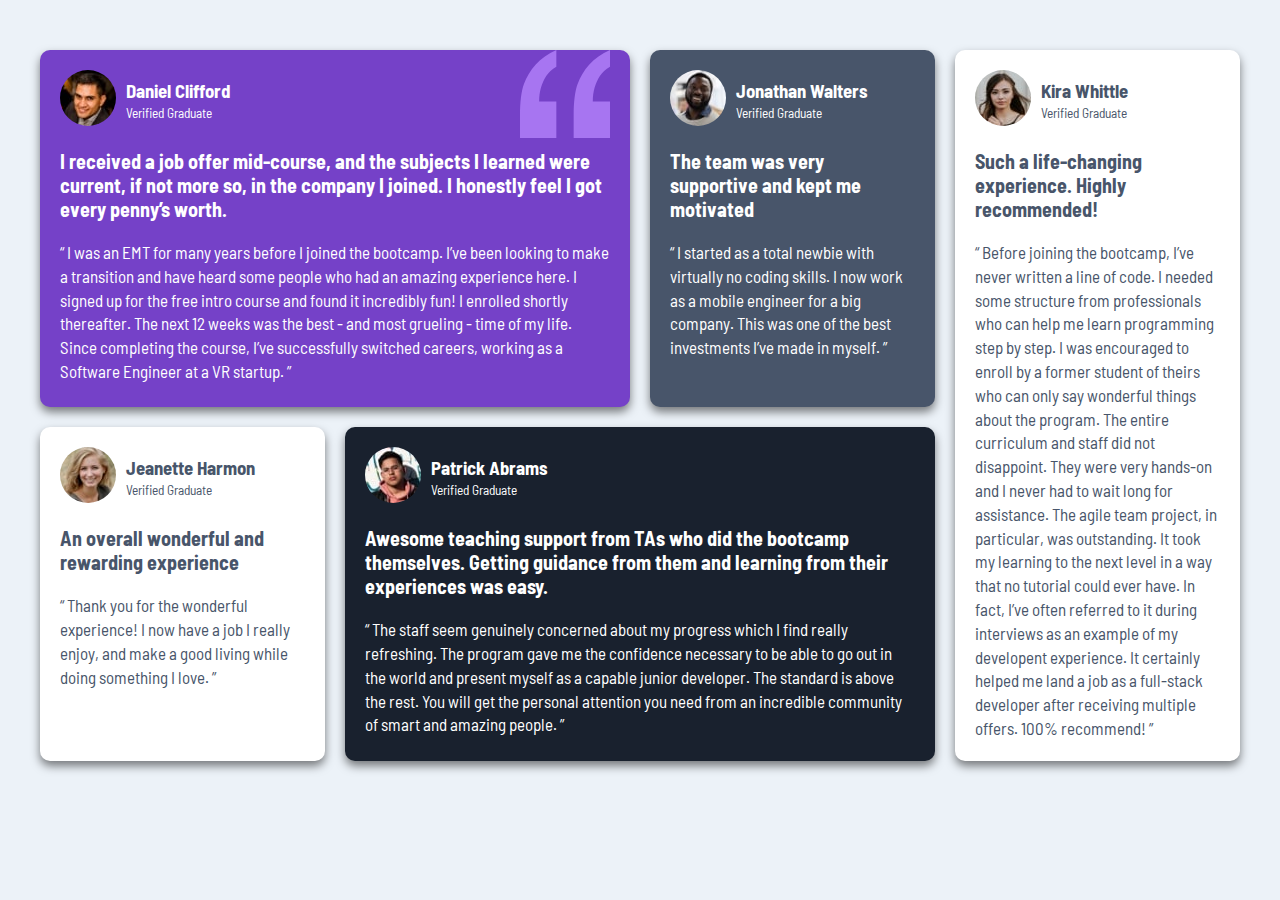
<file: Testimonial1.html>
<!DOCTYPE html>
<html lang="en">
<head>
  <meta charset="UTF-8">
  <meta name="viewport" content="width=device-width, initial-scale=1.0"> 
  <link rel="stylesheet" href="style1.css">
  <title>Testimonials Section</title>
</head>
<body>

  <div class="container">
    <div class="cards violet">
      <img src="./images/bg-pattern-quotation.svg" alt="" class="quotes">
      <div class="image">
        <div class="img">
          <img src="./images/image-daniel.jpg" alt="">
        </div>
        <div>
          <h3>Daniel Clifford</h3>
          <small>Verified Graduate</small>
        </div>
      </div>

      <h4>I received a job offer mid-course, and the subjects I learned were current, if not more so, 
        in the company I joined. I honestly feel I got every penny’s worth.</h4>

        <p>“ I was an EMT for many years before I joined the bootcamp. I’ve been looking to make a 
          transition and have heard some people who had an amazing experience here. I signed up 
          for the free intro course and found it incredibly fun! I enrolled shortly thereafter. 
          The next 12 weeks was the best - and most grueling - time of my life. Since completing 
          the course, I’ve successfully switched careers, working as a Software Engineer at a VR startup. ”</p>
    </div>

    <div class="cards grayish-blue">
      <div class="image">
        <div>
          <img src="./images/image-jonathan.jpg" alt="">
        </div>
        <div>
          <h3>Jonathan Walters</h3>
          <small>Verified Graduate</small>
        </div>
      </div>

      <h4>The team was very supportive and kept me motivated</h4>

        <p>“ I started as a total newbie with virtually no coding skills. I now work as a mobile engineer 
          for a big company. This was one of the best investments I’ve made in myself. ”</p>
    </div>

    <div class="cards white">
      <div class="image">
        <div>
          <img src="./images/image-jeanette.jpg" alt="">
        </div>
        <div>
          <h3>Jeanette Harmon</h3>
          <small>Verified Graduate</small>
        </div>
      </div>

      <h4>An overall wonderful and rewarding experience</h4>

        <p>“ Thank you for the wonderful experience! I now have a job I really enjoy, and make a good living 
          while doing something I love. ”</p>
    </div>

    <div class="cards blackish-blue">
      <div class="image">
        <div>
          <img src="./images/image-patrick.jpg" alt="">
        </div>
        <div>
          <h3>Patrick Abrams</h3>
          <small>Verified Graduate</small>
        </div>
      </div>

      <h4>Awesome teaching support from TAs who did the bootcamp themselves. Getting guidance from them and 
        learning from their experiences was easy.</h4>

        <p>“ The staff seem genuinely concerned about my progress which I find really refreshing. The program 
          gave me the confidence necessary to be able to go out in the world and present myself as a capable 
          junior developer. The standard is above the rest. You will get the personal attention you need from 
          an incredible community of smart and amazing people. ”</p>
    </div>

    <div class="cards white last">
      <div class="image">
        <div>
          <img src="./images/image-kira.jpg" alt="">
        </div>
        <div>
          <h3>Kira Whittle</h3>
          <small>Verified Graduate</small>
        </div>
      </div>

      <h4>Such a life-changing experience. Highly recommended!</h4>

        <p>“ Before joining the bootcamp, I’ve never written a line of code. I needed some structure from 
          professionals who can help me learn programming step by step. I was encouraged to enroll by a former 
          student of theirs who can only say wonderful things about the program. The entire curriculum and staff 
          did not disappoint. They were very hands-on and I never had to wait long for assistance. The agile team 
          project, in particular, was outstanding. It took my learning to the next level in a way that no tutorial 
          could ever have. In fact, I’ve often referred to it during interviews as an example of my developent 
          experience. It certainly helped me land a job as a full-stack developer after receiving multiple offers. 
          100% recommend! ”</p>
    </div>
</div>
</body>
</html>
</file>
<file: style1.css>
@import url('https://fonts.googleapis.com/css2?family=Barlow+Semi+Condensed:ital,wght@0,600;1,500&display=swap');

*{
    margin: 0;
    padding: 0;
    box-sizing: border-box;
}

body{
    font-family: 'Barlow Semi Condensed', sans-serif;
    background-color: hsl(210, 46%, 95%);
}

p{
    line-height: 1.4;
}

.container{
    display: grid;
    grid-template-columns: 1fr;
    gap: 20px;
    margin: 20px;
}

.cards{
    position: relative;
    padding: 20px;
    border-radius: 10px;
    color: white;
    box-shadow: 0 5px 10px rgba(0,0,0,0.5);
    transition: 0.5s ease-in-out;
    
}

.cards:hover{
    transform: scale(1.05);
    opacity: 1;
}

.cards.violet{
    background-color: hsl(263, 55%, 52%);
}

.cards.grayish-blue{
    background-color: hsl(217, 19%, 35%);
}

.cards.blackish-blue{
    background-color: hsl(219, 29%, 14%);
}

.cards.white{
    background-color: white;
    color: hsl(217, 19%, 35%);
}
.cards .quotes{
    position: absolute;
    right: 20px;
    top: 0;
    width: 90px;

}

.cards .image{
    display:flex;
    align-items: center;
}

.cards .image img{
    border-radius: 50%;
    margin-right: 10px;
}

.cards h4{
    margin:20px 0px;
    font-size: 20px;
    
}

.cards p{
    font-size: 17px;
}

@media (min-width:640px){
    .container{
        grid-template-columns: repeat(2,1fr);
    }
}

@media (min-width:1280px){
    .container{
        grid-template-columns: repeat(4,1fr);
        max-width: 1200px;
        margin: 50px auto;

    }

    .cards.violet{
        grid-column: 1/3;
    }

    .cards.blackish-blue{
        grid-column: 2/4;
    }

    .cards.last{
        grid-column: 4;
        grid-row: 1/3;
    }
}
</file>
